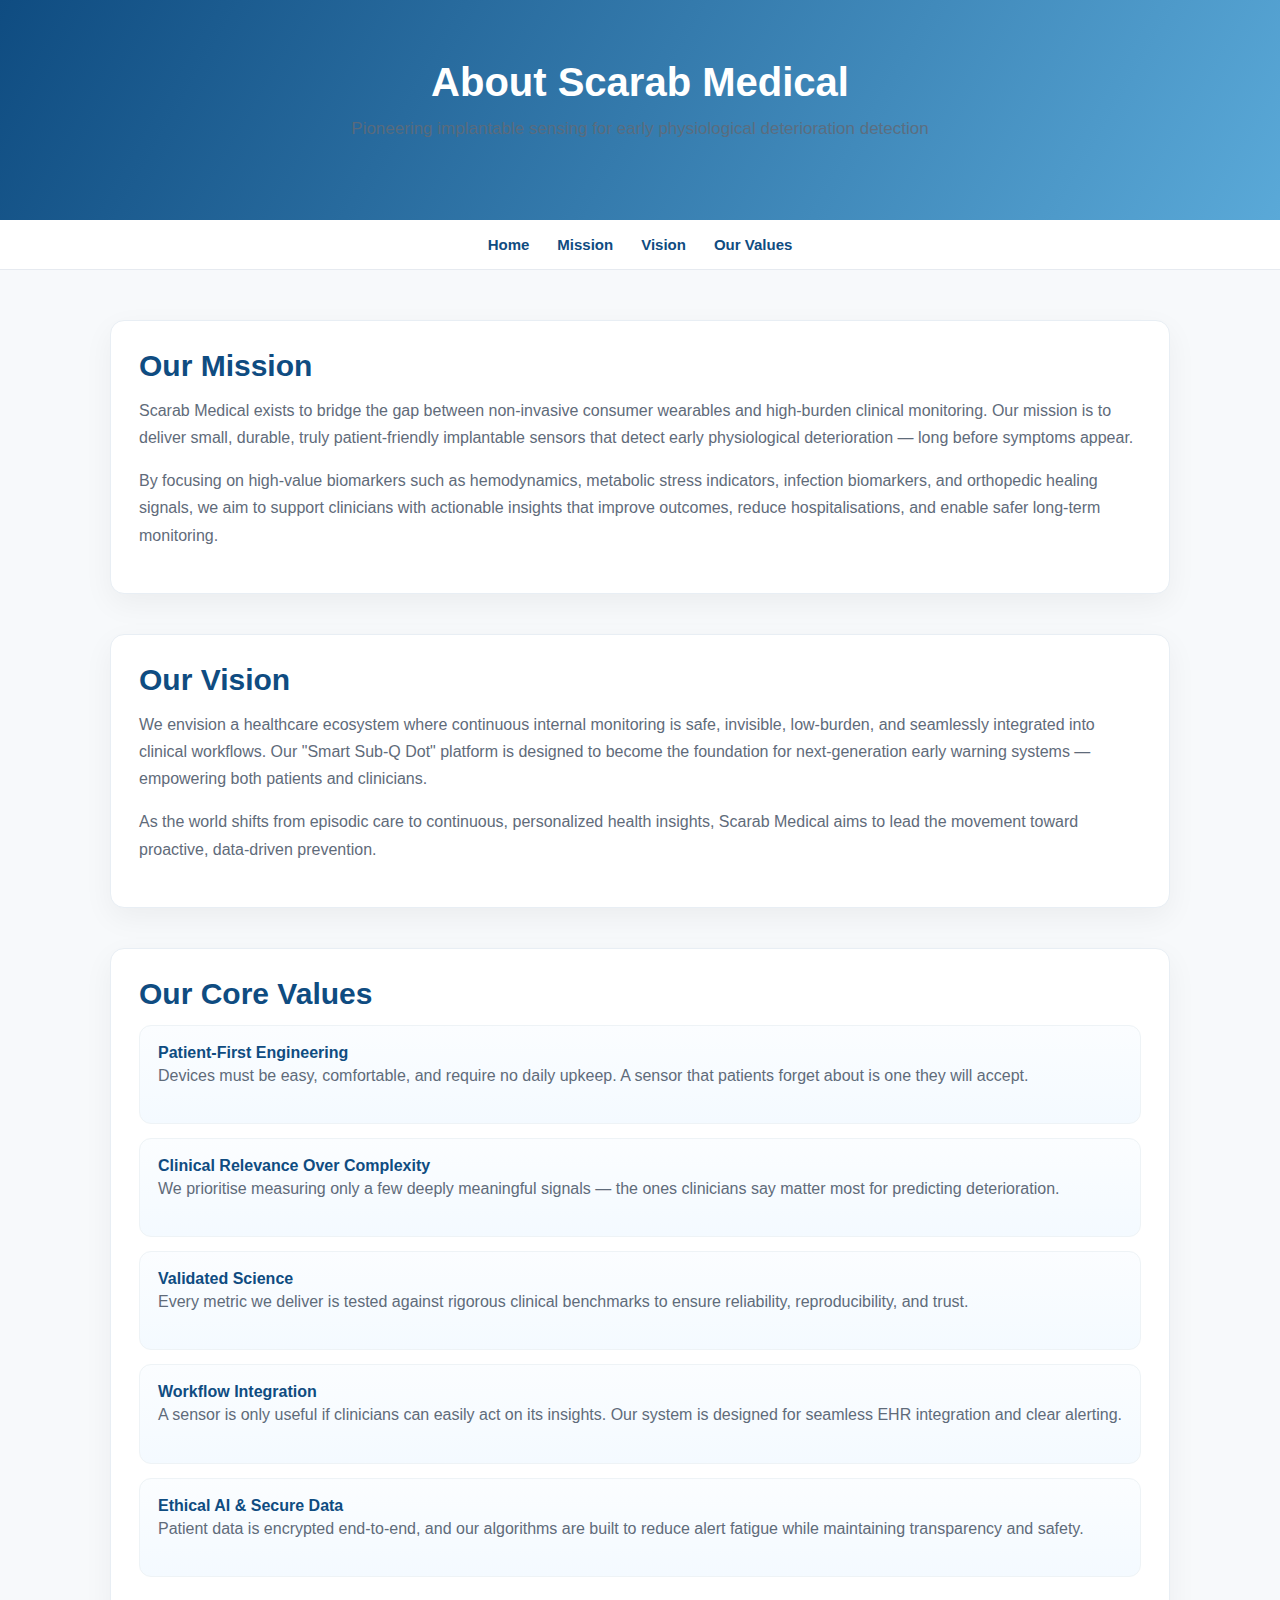
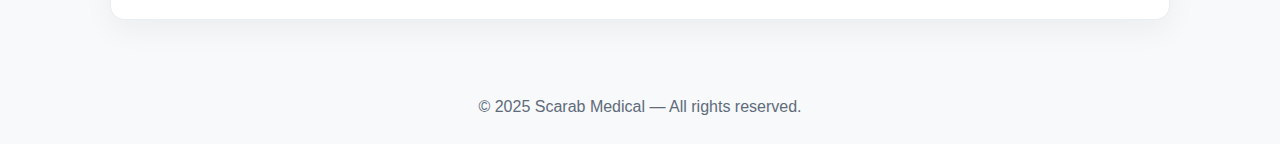
<file: about.html>
<!doctype html>
<html lang="en">
<head>
  <meta charset="utf-8" />
  <meta name="viewport" content="width=device-width,initial-scale=1" />
  <title>Scarab Medical — About Us</title>
  <style>
    :root{
      --bg:#f7f9fb;
      --card:#ffffff;
      --ink:#0a1a33;
      --muted:#5f6b7a;
      --accent-1:linear-gradient(120deg,#1e6fdb 0%,#2bb673 100%);
      --accent-2:linear-gradient(120deg,#0f4c81 0%,#5aa9d8 100%);
    }
    *{box-sizing:border-box;margin:0;padding:0}
    body{font-family:Inter,Arial,Helvetica,sans-serif;background:var(--bg);color:var(--ink)}

    header{background:var(--accent-2);color:white;padding:60px 20px;text-align:center}
    header h1{font-size:40px;font-weight:700;margin-bottom:10px}
    header p{font-size:17px;opacity:0.9}

    nav{display:flex;justify-content:center;gap:28px;background:white;padding:16px 0;border-bottom:1px solid #e6eaf0}
    nav a{text-decoration:none;color:#0f4c81;font-weight:700;font-size:15px}

    main{max-width:1100px;margin:50px auto;padding:0 20px}
    .card{background:white;padding:28px;border-radius:14px;box-shadow:0 10px 30px rgba(0,0,0,0.05);border:1px solid #e8eef4;margin-bottom:40px}

    h2{font-size:30px;margin-bottom:14px;color:#0f4c81}
    h3{font-size:22px;margin:18px 0 10px;color:#0a1a33}
    p{line-height:1.7;color:var(--muted);margin-bottom:16px;font-size:16px}
    ul{color:var(--muted);margin-left:22px;margin-bottom:18px}

    .value-block{padding:18px;background:linear-gradient(180deg,#fbfdff,#f4faff);border-radius:12px;border:1px solid #eef3f6;margin-bottom:14px}
    .value-block strong{color:#0f4c81;font-size:16px}

    footer{text-align:center;margin-top:50px;padding:28px 0;color:var(--muted)}
  </style>
</head>
<body>

<header>
  <h1>About Scarab Medical</h1>
  <p>Pioneering implantable sensing for early physiological deterioration detection</p>
</header>

<nav>
  <a href="index.html">Home</a>
  <a href="#mission">Mission</a>
  <a href="#vision">Vision</a>
  <a href="#values">Our Values</a>
</nav>

<main>

  <section id="mission" class="card">
    <h2>Our Mission</h2>
    <p>
      Scarab Medical exists to bridge the gap between non-invasive consumer wearables and
      high-burden clinical monitoring. Our mission is to deliver small, durable, truly
      patient-friendly implantable sensors that detect early physiological deterioration — long
      before symptoms appear.
    </p>
    <p>
      By focusing on high-value biomarkers such as hemodynamics, metabolic stress indicators,
      infection biomarkers, and orthopedic healing signals, we aim to support clinicians with
      actionable insights that improve outcomes, reduce hospitalisations, and enable safer
      long-term monitoring.
    </p>
  </section>


  <section id="vision" class="card">
    <h2>Our Vision</h2>
    <p>
      We envision a healthcare ecosystem where continuous internal monitoring is safe,
      invisible, low-burden, and seamlessly integrated into clinical workflows. Our "Smart
      Sub-Q Dot" platform is designed to become the foundation for next-generation early
      warning systems — empowering both patients and clinicians.
    </p>
    <p>
      As the world shifts from episodic care to continuous, personalized health insights,
      Scarab Medical aims to lead the movement toward proactive, data-driven prevention.
    </p>
  </section>


  <section id="values" class="card">
    <h2>Our Core Values</h2>

    <div class="value-block">
      <strong>Patient-First Engineering</strong>
      <p>
        Devices must be easy, comfortable, and require no daily upkeep. A sensor that patients
        forget about is one they will accept.
      </p>
    </div>

    <div class="value-block">
      <strong>Clinical Relevance Over Complexity</strong>
      <p>
        We prioritise measuring only a few deeply meaningful signals — the ones clinicians say
        matter most for predicting deterioration.
      </p>
    </div>

    <div class="value-block">
      <strong>Validated Science</strong>
      <p>
        Every metric we deliver is tested against rigorous clinical benchmarks to ensure
        reliability, reproducibility, and trust.
      </p>
    </div>

    <div class="value-block">
      <strong>Workflow Integration</strong>
      <p>
        A sensor is only useful if clinicians can easily act on its insights. Our system is
        designed for seamless EHR integration and clear alerting.
      </p>
    </div>

    <div class="value-block">
      <strong>Ethical AI & Secure Data</strong>
      <p>
        Patient data is encrypted end-to-end, and our algorithms are built to reduce alert
        fatigue while maintaining transparency and safety.
      </p>
    </div>

  </section>

</main>

<footer>
  © 2025 Scarab Medical — All rights reserved.
</footer>

</body>
</html>
</file>
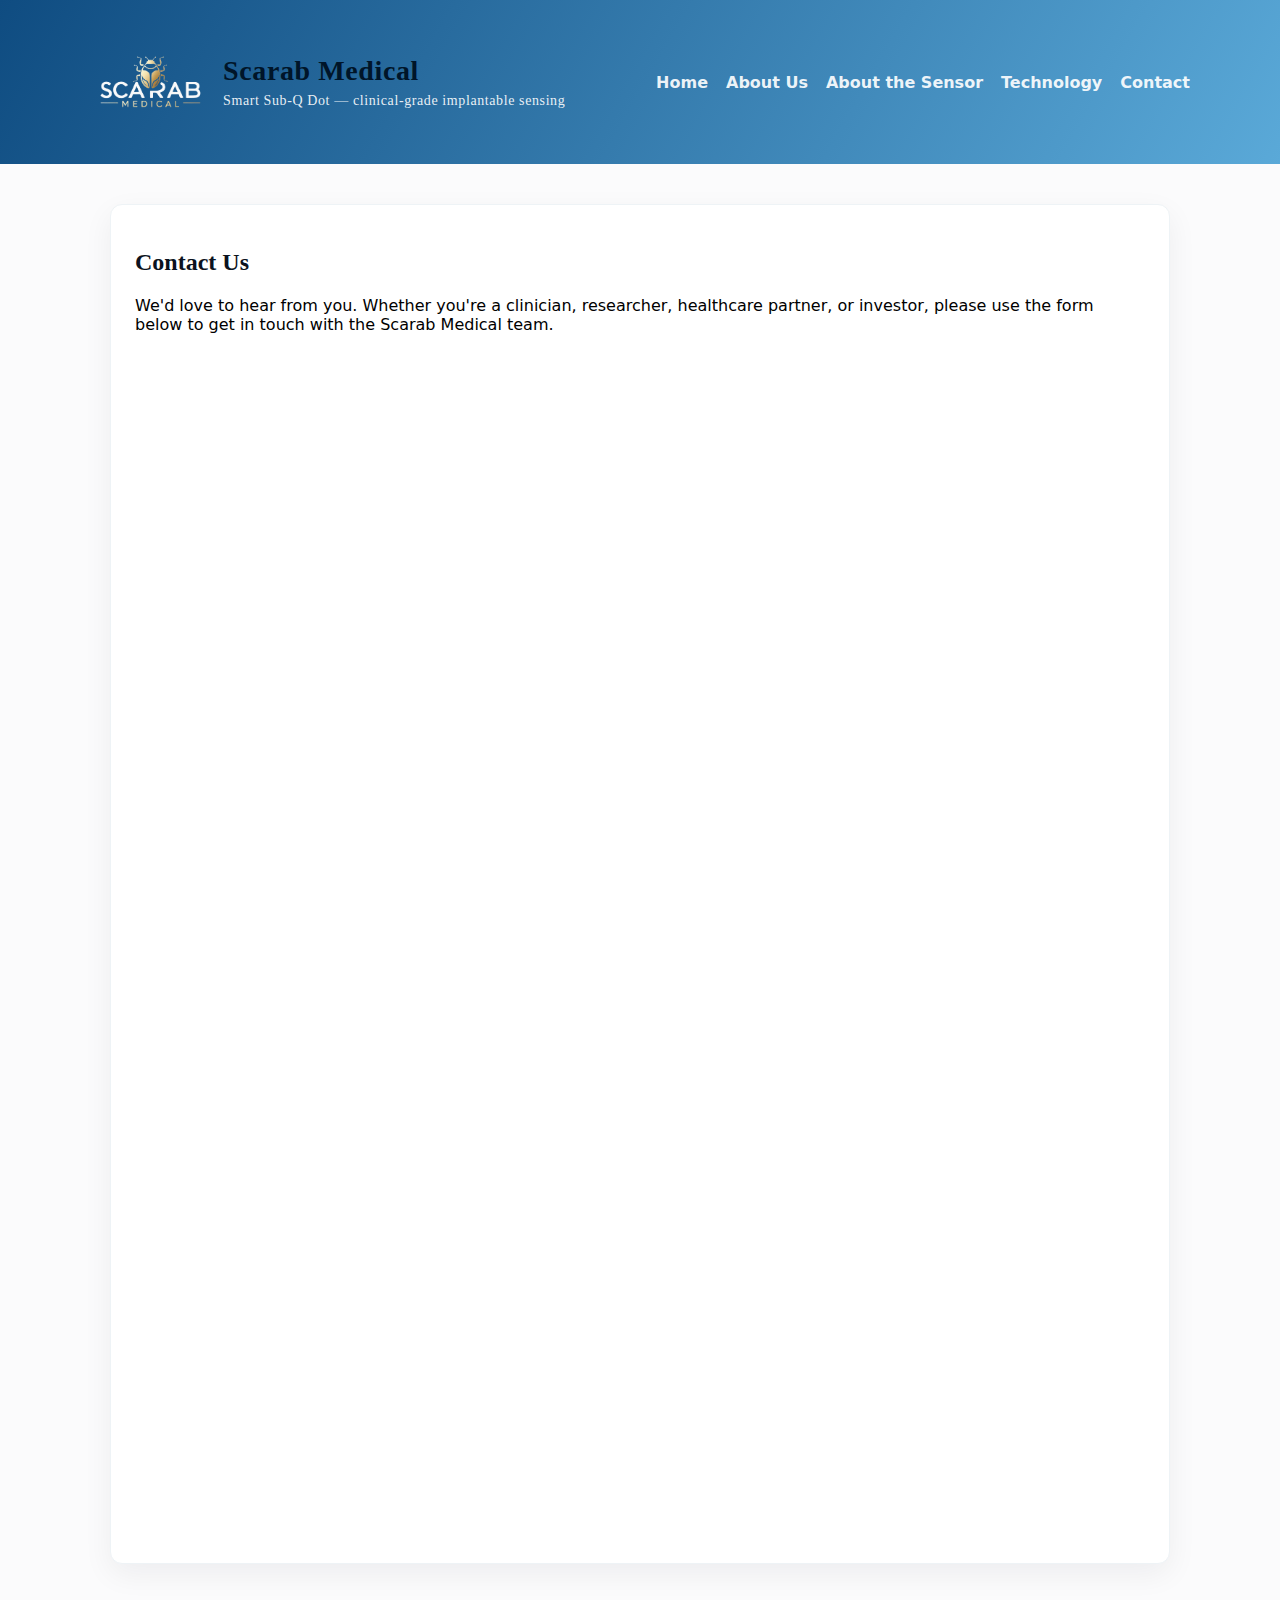
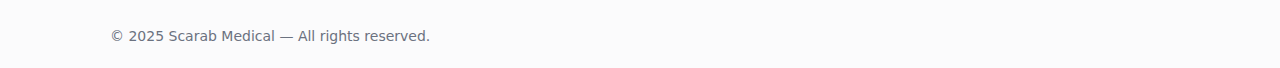
<file: contact.html>
<!doctype html>
<html lang="en">
<head>
  <meta charset="utf-8" />
  <meta name="viewport" content="width=device-width,initial-scale=1" />
  <title>Scarab Medical — Contact</title>
  <link rel="stylesheet" href="style.css" />
</head>
<body>

<header class="site-hero">
  <div class="brand">
    <!-- Logo and Title -->
    <div style="display:flex; align-items:center; gap:12px;">
      <img src="scarab_white_04.png" alt="Scarab Medical Logo" style="height:68px; width:auto;">
      <div class="title" style="display:flex; flex-direction:column;">
        <div class="company">Scarab Medical</div>
        <div class="tag">Smart Sub-Q Dot — clinical-grade implantable sensing</div>
      </div>
    </div>

    <!-- Navigation -->
    <nav class="primary" aria-label="Primary">
      <a href="index.html">Home</a>
      <a href="about.html">About Us</a>
      <a href="sensor.html">About the Sensor</a>
      <a href="technology.html">Technology</a>
      <a href="contact.html">Contact</a>
    </nav>
  </div>
</header>

<main class="container">

  <section class="card">
    <h2>Contact Us</h2>
    <p>
      We'd love to hear from you. Whether you're a clinician, researcher, healthcare partner,
      or investor, please use the form below to get in touch with the Scarab Medical team.
    </p>

    <iframe 
      src="https://docs.google.com/forms/d/e/1FAIpQLSfXdyYP4hiQhT4M21kwlrbU77g252mgZ9P5BRFo0U5Lto21Yw/viewform?embedded=true" 
      width="100%" 
      height="1185" 
      frameborder="0" 
      marginheight="0" 
      marginwidth="0"
      style="border:0; border-radius:12px;"
    >
      Loading…
    </iframe>
  </section>

</main>

<footer>
  © 2025 Scarab Medical — All rights reserved.
</footer>

</body>
</html>
</file>
<file: style.css>
:root{
  --bg:#fbfbfc;
  --card:#ffffff;
  --ink:#0b1220;
  --muted:#6b7280;
  --accent-1:linear-gradient(120deg,#1e6fdb 0%,#2bb673 100%);
  --accent-2:linear-gradient(120deg,#0f4c81 0%,#5aa9d8 100%);
  --glass: rgba(255,255,255,0.7);
  --radius:14px;
}
*{box-sizing:border-box}
html,body{height:100%;margin:0;background:var(--bg);font-family:Inter,system-ui,-apple-system,'Helvetica Neue',Arial}

/* Header */
header.site-hero{
  background:var(--accent-2);
  color:var(--card);
  padding:48px 20px;
  display:flex;align-items:center;gap:28px;flex-wrap:wrap;justify-content:center;
}
.brand{max-width:1100px;width:100%;display:flex;align-items:center;justify-content:space-between;margin:0 auto}
.brand .title{font-family:'Georgia',serif;font-size:28px;letter-spacing:0.6px;color:#032;display:flex;flex-direction:column}
.brand .title .company{font-weight:700;color:#001529;font-size:28px}
.brand .title .tag{font-size:14px;color:rgba(255,255,255,0.9);margin-top:6px}
nav.primary{display:flex;gap:18px}
nav.primary a{color:rgba(255,255,255,0.92);text-decoration:none;font-weight:600}

/* Main layout */
main.container{max-width:1100px;margin:40px auto;padding:0 20px}
.grid{display:grid;grid-template-columns:1fr 380px;gap:28px}

/* Cards */
.card{background:var(--card);border-radius:12px;padding:24px;box-shadow:0 10px 30px rgba(10,20,30,0.06);border:1px solid #eef3f6}
h1.h, h2, h3{font-family:'Georgia',serif;color:var(--ink)}
p.lead{color:var(--muted);margin:0 0 14px;line-height:1.6}

/* Features */
.features{display:grid;grid-template-columns:repeat(2,1fr);gap:12px;margin-top:12px}
.feature{background:linear-gradient(180deg,#fbfdff,#f6fbff);padding:12px;border-radius:10px;border:1px solid #f0f6fb}
.feature h4{margin:0;color:#062234;font-size:15px}
.feature p{margin:6px 0 0;color:var(--muted);font-size:13px}

/* Sidebar */
.side .kicker{font-size:12px;color:var(--muted);margin-bottom:10px}
.side-title{font-size:18px;font-weight:700;color:var(--ink);margin-bottom:8px}
.side-list{color:var(--muted);margin:0 0 14px 18px}
.cta{display:flex;flex-direction:column;gap:10px}
.btn{display:inline-block;padding:10px 14px;border-radius:10px;background:var(--accent-1);color:white;text-decoration:none;font-weight:700}
.link-muted{color:var(--muted);text-decoration:none;font-weight:600}

/* Sensor */
section.sensor{margin-top:28px}
.sensor-grid{display:grid;grid-template-columns:1fr 360px;gap:24px}
.sensor-figure{border-radius:12px;overflow:hidden;border:1px solid #eef3f6}
.sensor-figure img{display:block;width:100%;height:100%;object-fit:cover}
.sensor-list{color:var(--muted);margin-left:18px}
.config-list{display:grid;gap:10px}
.config-item{padding:12px;font-size:14px}

/* Technology */
.tech-list{display:grid;gap:12px}
.tech-item{display:flex;gap:12px;align-items:flex-start}
.dot{width:10px;height:10px;border-radius:50%;background:#1e6fdb;margin-top:6px}
.tech-principles{color:var(--muted);margin-left:18px}

/* Contact */
.contact-card{padding:18px;border-radius:10px;background:linear-gradient(180deg,#fff,#fbfcff);border:1px solid #eef5fb;color:var(--muted)}
.contact-card strong{display:block;margin-bottom:8px;color:#022}

/* Footer */
footer{max-width:1100px;margin:40px auto;padding:24px 20px;color:var(--muted);font-size:14px}
.footer-inner{max-width:1100px;margin:0 auto;padding:10px 20px;text-align:center}

/* Misc */
hr{margin:20px 0;border:none;border-top:1px solid #eef3f6}

/* Responsive */
@media (max-width:980px){
  .grid{grid-template-columns:1fr}
  .sensor-grid{grid-template-columns:1fr}
  .brand{flex-direction:column;align-items:center}
  .nav{margin-top:10px}
}
</file>
